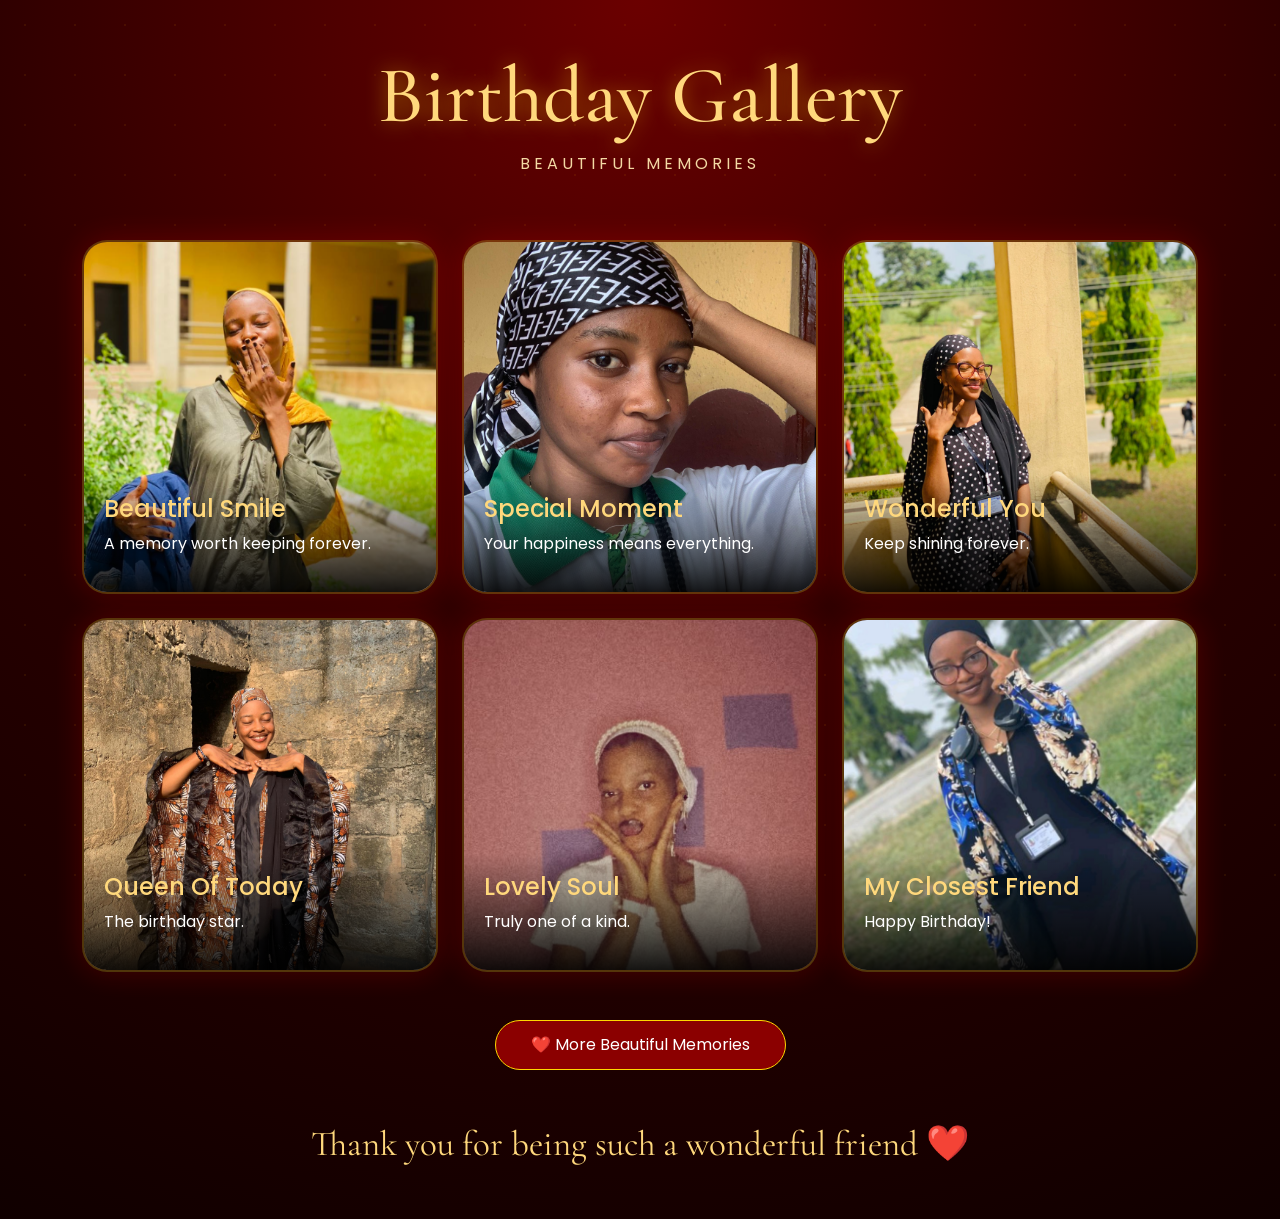
<file: image.html>
<!DOCTYPE html>
<html lang="en">
<head>

<meta charset="UTF-8">
<meta name="viewport" content="width=device-width, initial-scale=1.0">

<title>Birthday Gallery</title>

<link href="https://cdn.jsdelivr.net/npm/bootstrap@5.3.3/dist/css/bootstrap.min.css"
rel="stylesheet">

<link rel="preconnect" href="https://fonts.googleapis.com">
<link rel="preconnect" href="https://fonts.gstatic.com">

<link href="https://fonts.googleapis.com/css2?family=Cormorant+Garamond:wght@700&family=Poppins:wght@300;500&display=swap"
rel="stylesheet">

<style>

*{
    margin:0;
    padding:0;
    box-sizing:border-box;
}

body{
    background:
    radial-gradient(circle at top,
    #6b0000,
    #2b0000,
    #100000);

    color:white;
    font-family:Poppins;
    overflow-x:hidden;
}

/* particles */
body::before{
    content:'';
    position:fixed;
    width:100%;
    height:100%;
    background:
    radial-gradient(#ffae00 1px,
    transparent 1px);
    background-size:50px 50px;
    opacity:.08;
    z-index:-1;
}

.title{
    font-family:'Cormorant Garamond';
    font-size:80px;
    color:#ffd87c;
    text-shadow:
    0 0 20px rgba(255,215,0,.5);
}

.subtitle{
    color:#f4d9a4;
    letter-spacing:4px;
}

.gallery-card{

    position:relative;

    overflow:hidden;

    border-radius:25px;

    border:2px solid rgba(255,215,0,.2);

    background:rgba(255,255,255,.05);

    backdrop-filter:blur(10px);

    transition:.5s;

    box-shadow:
    0 0 30px rgba(255,0,0,.2);
}

.gallery-card:hover{

    transform:
    translateY(-10px)
    scale(1.02);

    box-shadow:
    0 0 40px rgba(255,215,0,.5);
}

.gallery-card img{

    width:100%;
    height:350px;

    object-fit:cover;

    transition:1s;
}

.gallery-card:hover img{
    transform:scale(1.1);
}

.overlay{

    position:absolute;

    bottom:0;
    left:0;

    width:100%;

    padding:20px;

    background:
    linear-gradient(
    transparent,
    rgba(0,0,0,.9));
}

.overlay h4{
    color:#ffd87c;
}

.btn-luxury{

    background:#8b0000;

    color:white;

    border:1px solid gold;

    border-radius:50px;

    padding:12px 35px;

    transition:.4s;
}

.btn-luxury:hover{

    background:#b10000;

    box-shadow:
    0 0 20px gold;
}

.modal-content{

    background:transparent;
    border:none;
}

.modal-body img{
    border-radius:20px;
}

.footer{

    color:#ffd87c;

    font-family:
    'Cormorant Garamond';

    font-size:35px;
}

</style>

</head>

<body>

<div class="container">

    <div class="text-center py-5">

        <h1 class="title">
            Birthday Gallery
        </h1>

        <p class="subtitle">
            BEAUTIFUL MEMORIES
        </p>

    </div>

    <div class="row g-4">

        <!-- image 1 -->
        <div class="col-lg-4 col-md-6">

            <div class="gallery-card">

                <img src="./image 1.jpg"
                onclick="showImage(this.src)">

                <div class="overlay">

                    <h4>Beautiful Smile</h4>

                    <p>
                        A memory worth keeping forever.
                    </p>

                </div>

            </div>

        </div>

        <!-- image 2 -->
        <div class="col-lg-4 col-md-6">

            <div class="gallery-card">

                <img src="./image 6.jpg"
                onclick="showImage(this.src)">

                <div class="overlay">

                    <h4>Special Moment</h4>

                    <p>
                        Your happiness means everything.
                    </p>

                </div>

            </div>

        </div>

        <!-- image 3 -->
        <div class="col-lg-4 col-md-6">

            <div class="gallery-card">

                <img src="./image 9.jpg"
                onclick="showImage(this.src)">

                <div class="overlay">

                    <h4>Wonderful You</h4>

                    <p>
                        Keep shining forever.
                    </p>

                </div>

            </div>

        </div>

        <!-- image 4 -->
        <div class="col-lg-4 col-md-6">

            <div class="gallery-card">

                <img src="./image 11.jpg"
                onclick="showImage(this.src)">

                <div class="overlay">

                    <h4>Queen Of Today</h4>

                    <p>
                        The birthday star.
                    </p>

                </div>

            </div>

        </div>

        <!-- image 5 -->
        <div class="col-lg-4 col-md-6">

            <div class="gallery-card">

                <img src="./image 12.jpg"
                onclick="showImage(this.src)">

                <div class="overlay">

                    <h4>Lovely Soul</h4>

                    <p>
                        Truly one of a kind.
                    </p>

                </div>

            </div>

        </div>

        <!-- image 6 -->
        <div class="col-lg-4 col-md-6">

            <div class="gallery-card">

                <img src="./image 14.jpg"
                onclick="showImage(this.src)">

                <div class="overlay">

                    <h4>My Closest Friend</h4>

                    <p>
                        Happy Birthday!
                    </p>

                </div>

            </div>

        </div>

    </div>

    <div class="text-center mt-5 mb-5">

        <button class="btn-luxury">
            ❤️ More Beautiful Memories
        </button>

    </div>

    <div class="text-center footer mb-5">

        Thank you for being such a wonderful friend ❤️

    </div>

</div>

<!-- popup -->

<div class="modal fade"
id="imageModal">

<div class="modal-dialog modal-lg">

<div class="modal-content">

<div class="modal-body">

<img id="popupImage"
class="img-fluid">

</div>

</div>

</div>

</div>

<script src="https://cdn.jsdelivr.net/npm/bootstrap@5.3.3/dist/js/bootstrap.bundle.min.js"></script>

<script>

function showImage(src){

    document.getElementById(
        'popupImage'
    ).src = src;

    new bootstrap.Modal(
        document.getElementById(
            'imageModal'
        )
    ).show();
}

</script>

</body>
</html>
</file>
